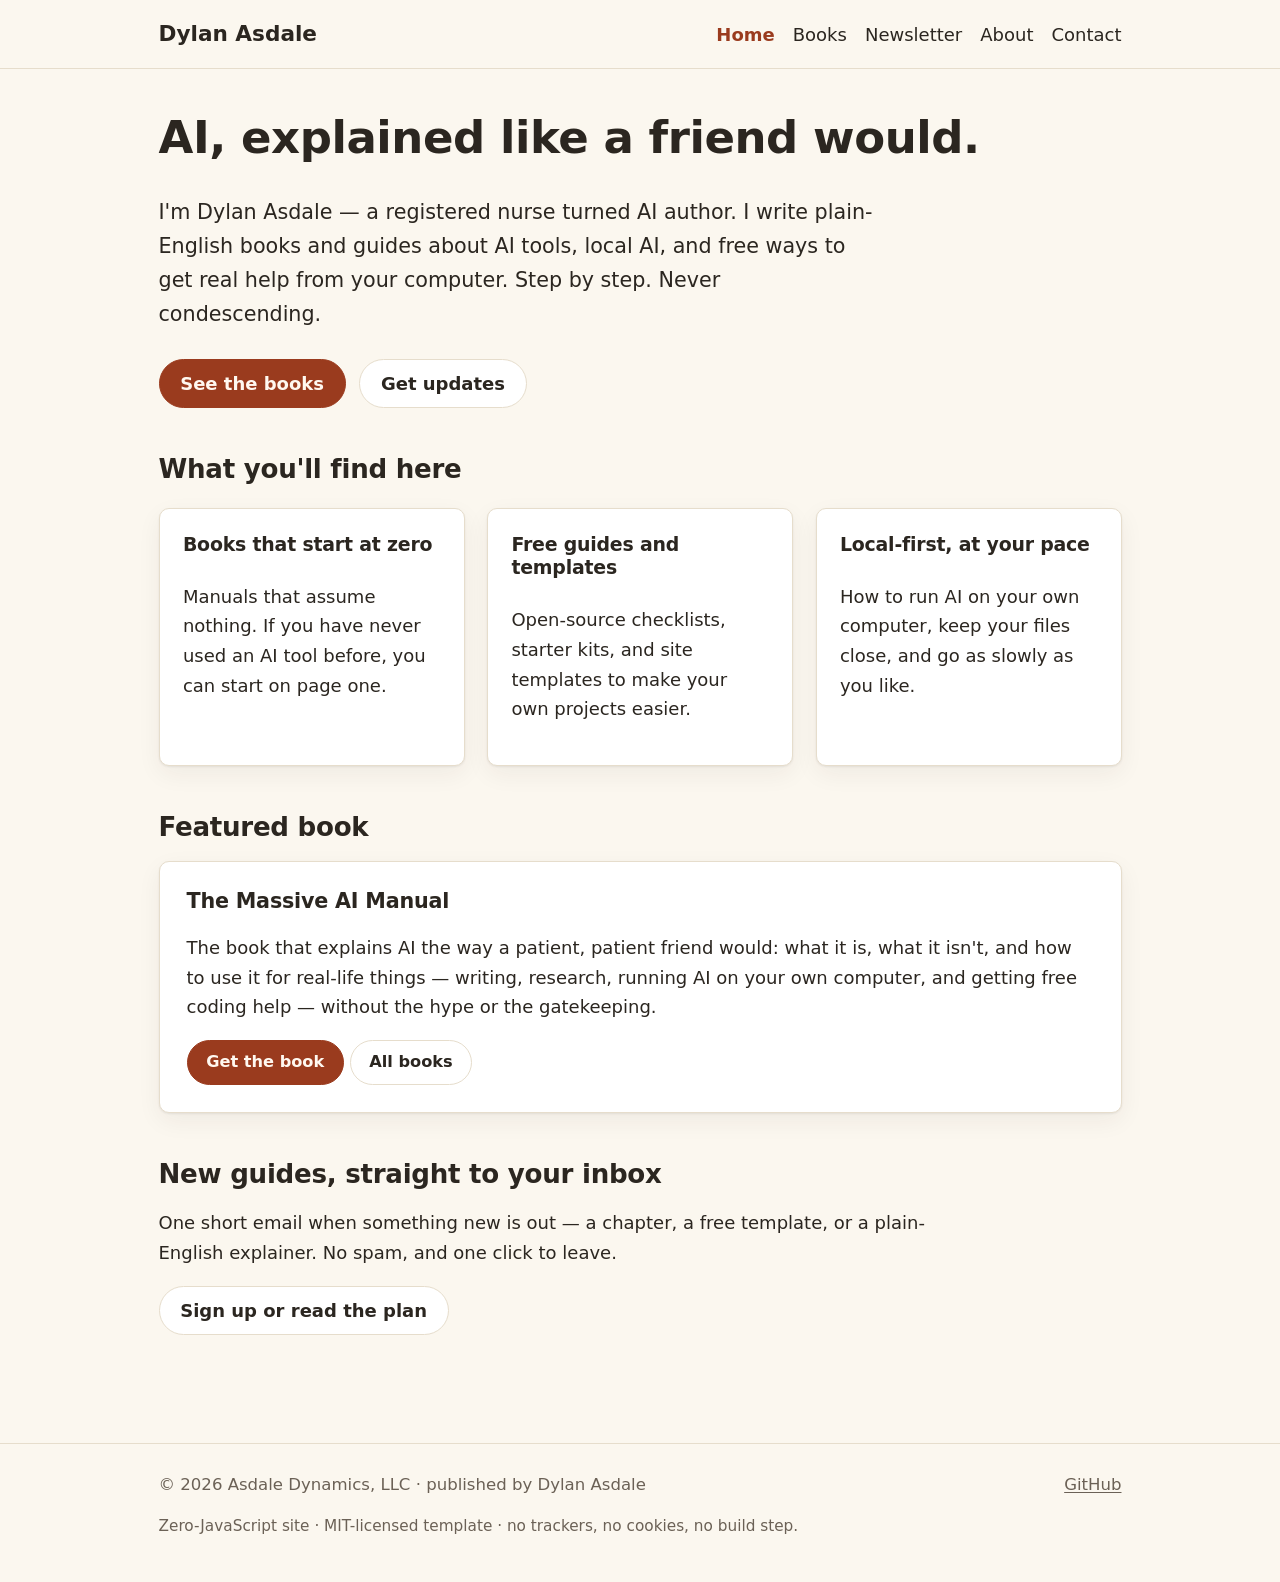
<file: index.html>
<!doctype html>
<html lang="en">
<head>
  <meta charset="utf-8">
  <meta name="viewport" content="width=device-width, initial-scale=1">
  <meta name="color-scheme" content="light dark">
  <meta name="theme-color" content="#fbf7ef" media="(prefers-color-scheme: light)">
  <meta name="theme-color" content="#231f19" media="(prefers-color-scheme: dark)">
  <meta name="description" content="Books and free guides that explain AI in plain English, step by step, never condescending. From Dylan Asdale and Asdale Dynamics, LLC.">
  <title>Dylan Asdale — AI explained like a friend would</title>
  <link rel="icon" href="data:image/svg+xml,%3Csvg%20xmlns='http://www.w3.org/2000/svg'%20viewBox='0%200%2064%2064'%3E%3Crect%20width='64'%20height='64'%20rx='12'%20fill='%239a3b1e'/%3E%3Cpath%20d='M14%2046%2032%2012l18%2034'%20fill='none'%20stroke='%23fff8f0'%20stroke-width='6'%20stroke-linecap='round'%20stroke-linejoin='round'/%3E%3Cpath%20d='M22%2046h20'%20stroke='%23fff8f0'%20stroke-width='6'%20stroke-linecap='round'/%3E%3C/svg%3E">
  <link rel="stylesheet" href="assets/style.css">
</head>
<body>
  <a class="skip" href="#main">Skip to main content</a>

  <header class="site-head">
    <div class="wrap wrap--wide">
      <p class="site-name"><a href="./">Dylan Asdale</a></p>
      <!-- EDIT: change the site name above. Keep nav links relative (no leading slash)
           so they work on both username.github.io and username.github.io/repo/ sites. -->
      <nav class="site-nav" aria-label="Main">
        <ul>
          <li><a href="./" aria-current="page">Home</a></li>
          <li><a href="books/">Books</a></li>
          <li><a href="newsletter/">Newsletter</a></li>
          <li><a href="about/">About</a></li>
          <li><a href="contact/">Contact</a></li>
        </ul>
      </nav>
    </div>
  </header>

  <main id="main" class="wrap wrap--wide">

    <section class="hero">
      <h1>AI, explained like a friend would.</h1>
      <p class="lede">
        I'm Dylan Asdale — a registered nurse turned AI author. I write plain-English books and
        guides about AI tools, local AI, and free ways to get real help from your computer.
        Step by step. Never condescending.
      </p>
      <p class="hero-actions">
        <a class="btn btn--strong" href="books/">See the books</a>
        <a class="btn" href="newsletter/">Get updates</a>
      </p>
    </section>

    <section>
      <h2>What you'll find here</h2>
      <ul class="points-grid">
        <li class="card">
          <h3>Books that start at zero</h3>
          <p>Manuals that assume nothing. If you have never used an AI tool before, you can start on page one.</p>
        </li>
        <li class="card">
          <h3>Free guides and templates</h3>
          <p>Open-source checklists, starter kits, and site templates to make your own projects easier.</p>
        </li>
        <li class="card">
          <h3>Local-first, at your pace</h3>
          <p>How to run AI on your own computer, keep your files close, and go as slowly as you like.</p>
        </li>
      </ul>
    </section>

    <section>
      <h2>Featured book</h2>
      <!-- BOOK SLOT: featured card. Replace the blurb, and see books/index.html for
           the buy-link slots. https://example.com below is a placeholder link. -->
      <div class="feature">
        <h3 style="margin-top:0;">The Massive AI Manual</h3>
        <p>
          The book that explains AI the way a patient, patient friend would: what it is, what it
          isn't, and how to use it for real-life things — writing, research, running AI on your own
          computer, and getting free coding help — without the hype or the gatekeeping.
        </p>
        <p class="buy">
          <a class="btn btn--strong" href="https://example.com/massive-ai-manual">Get the book</a>
          <a class="btn" href="books/">All books</a>
        </p>
      </div>
    </section>

    <section>
      <h2>New guides, straight to your inbox</h2>
      <p class="narrow">
        One short email when something new is out — a chapter, a free template, or a
        plain-English explainer. No spam, and one click to leave.
      </p>
      <p class="hero-actions" style="margin-top:1rem;">
        <a class="btn" href="newsletter/">Sign up or read the plan</a>
      </p>
    </section>

  </main>

  <footer class="site-foot">
    <div class="wrap wrap--wide">
      <!-- EDIT: replace the right side of this line with your own name or company. -->
      <span>© 2026 Asdale Dynamics, LLC · published by Dylan Asdale</span>
      <span><a href="https://github.com/dylanasdale">GitHub</a></span>
    </div>
    <p class="wrap wrap--wide fine">Zero-JavaScript site · MIT-licensed template · no trackers, no cookies, no build step.</p>
  </footer>
</body>
</html>
</file>
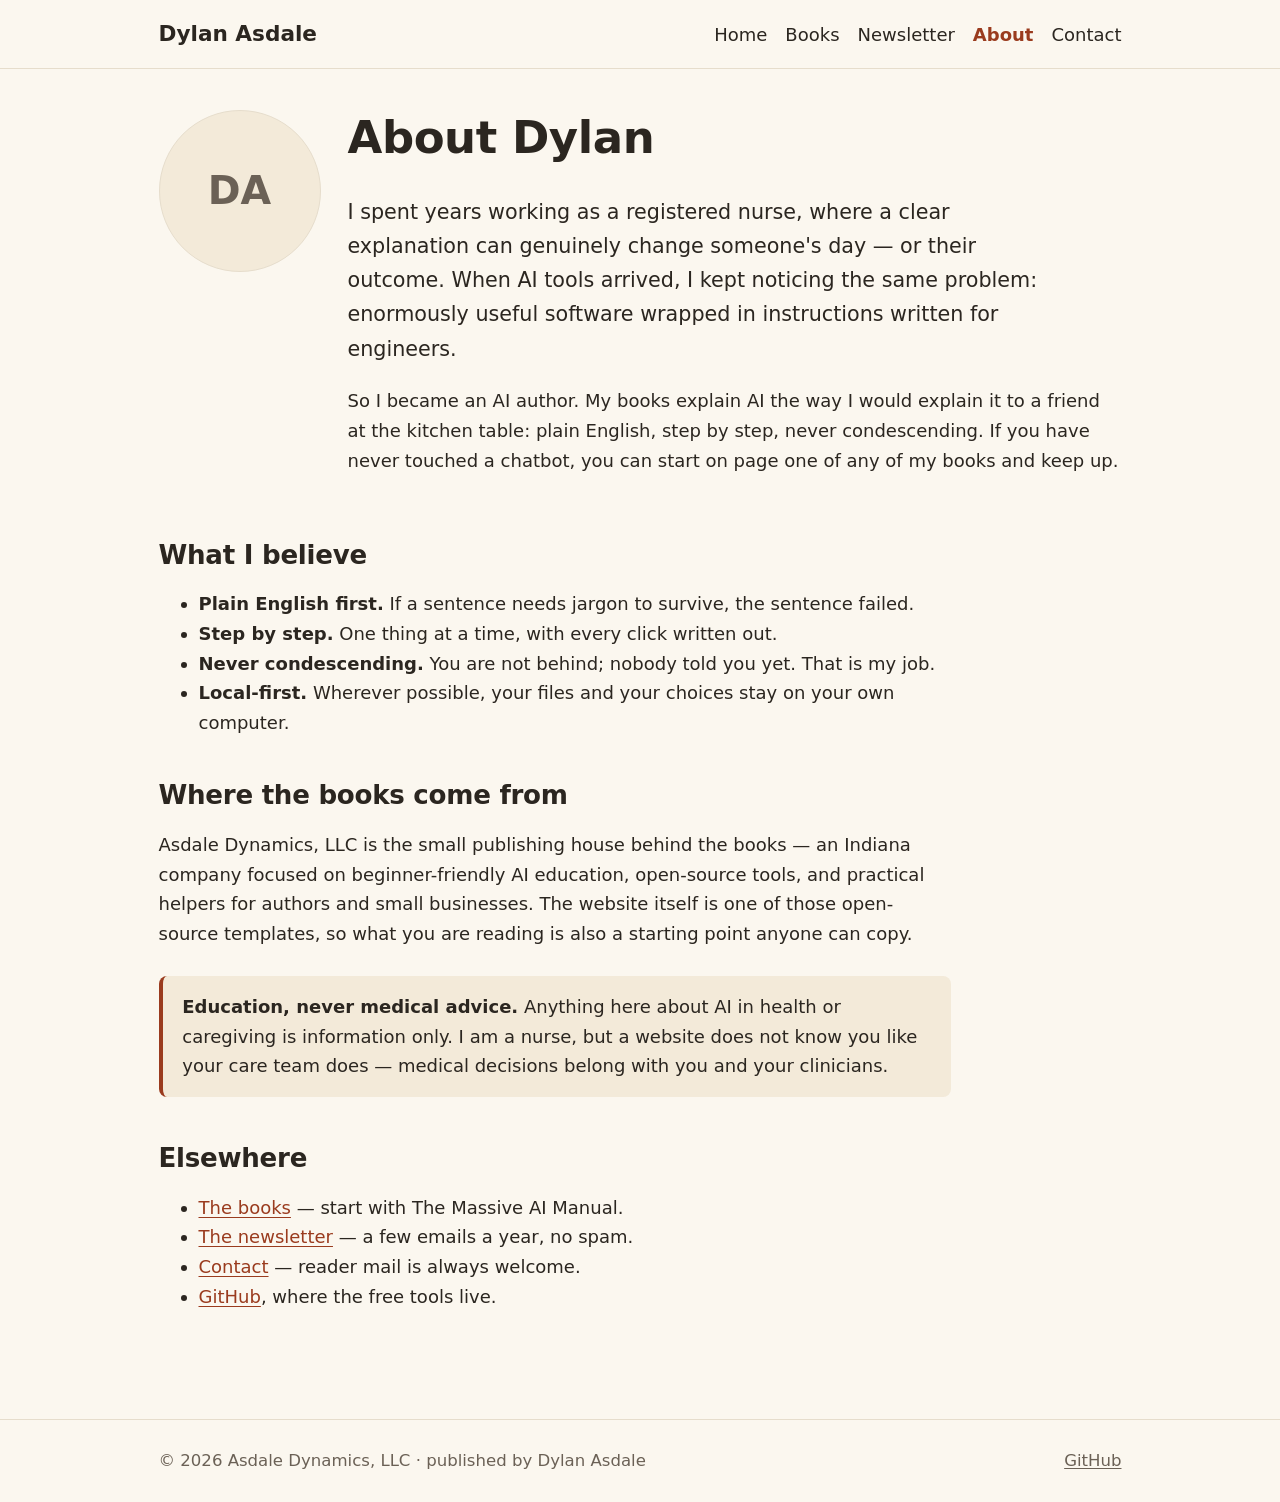
<file: about/index.html>
<!doctype html>
<html lang="en">
<head>
  <meta charset="utf-8">
  <meta name="viewport" content="width=device-width, initial-scale=1">
  <meta name="color-scheme" content="light dark">
  <meta name="theme-color" content="#fbf7ef" media="(prefers-color-scheme: light)">
  <meta name="theme-color" content="#231f19" media="(prefers-color-scheme: dark)">
  <meta name="description" content="About Dylan Asdale: registered nurse turned AI author, writing plain-English books about AI for absolute beginners.">
  <title>About — Dylan Asdale</title>
  <link rel="icon" href="data:image/svg+xml,%3Csvg%20xmlns='http://www.w3.org/2000/svg'%20viewBox='0%200%2064%2064'%3E%3Crect%20width='64'%20height='64'%20rx='12'%20fill='%239a3b1e'/%3E%3Cpath%20d='M14%2046%2032%2012l18%2034'%20fill='none'%20stroke='%23fff8f0'%20stroke-width='6'%20stroke-linecap='round'%20stroke-linejoin='round'/%3E%3Cpath%20d='M22%2046h20'%20stroke='%23fff8f0'%20stroke-width='6'%20stroke-linecap='round'/%3E%3C/svg%3E">
  <link rel="stylesheet" href="../assets/style.css">
</head>
<body>
  <a class="skip" href="#main">Skip to main content</a>

  <header class="site-head">
    <div class="wrap wrap--wide">
      <p class="site-name"><a href="../">Dylan Asdale</a></p>
      <!-- EDIT: subfolder page, so nav links start with ../ -->
      <nav class="site-nav" aria-label="Main">
        <ul>
          <li><a href="../">Home</a></li>
          <li><a href="../books/">Books</a></li>
          <li><a href="../newsletter/">Newsletter</a></li>
          <li><a href="./" aria-current="page">About</a></li>
          <li><a href="../contact/">Contact</a></li>
        </ul>
      </nav>
    </div>
  </header>

  <main id="main" class="wrap wrap--wide">

    <section class="about-row">
      <!-- EDIT: replace this placeholder with your photo, for example:
           <img class="portrait" src="portrait.jpg" alt="FRIENDLY PHOTO DESCRIPTION">
           Give the img a real alt text describing the photo. The placeholder below
           intentionally shows initials instead of a broken image. -->
      <div class="portrait" aria-hidden="true">DA</div>

      <div class="narrow" style="flex:1;">
        <h1>About Dylan</h1>
        <p class="lede">
          I spent years working as a registered nurse, where a clear explanation can genuinely
          change someone's day — or their outcome. When AI tools arrived, I kept noticing the
          same problem: enormously useful software wrapped in instructions written for engineers.
        </p>
        <p>
          So I became an AI author. My books explain AI the way I would explain it to a friend
          at the kitchen table: plain English, step by step, never condescending. If you have
          never touched a chatbot, you can start on page one of any of my books and keep up.
        </p>
      </div>
    </section>

    <section class="narrow">
      <h2>What I believe</h2>
      <ul>
        <li><strong>Plain English first.</strong> If a sentence needs jargon to survive, the sentence failed.</li>
        <li><strong>Step by step.</strong> One thing at a time, with every click written out.</li>
        <li><strong>Never condescending.</strong> You are not behind; nobody told you yet. That is my job.</li>
        <li><strong>Local-first.</strong> Wherever possible, your files and your choices stay on your own computer.</li>
      </ul>

      <h2>Where the books come from</h2>
      <p>
        Asdale Dynamics, LLC is the small publishing house behind the books — an Indiana company
        focused on beginner-friendly AI education, open-source tools, and practical helpers for
        authors and small businesses. The website itself is one of those open-source templates,
        so what you are reading is also a starting point anyone can copy.
      </p>

      <div class="callout">
        <strong>Education, never medical advice.</strong> Anything here about AI in health or
        caregiving is information only. I am a nurse, but a website does not know you like your
        care team does — medical decisions belong with you and your clinicians.
      </div>
    </section>

    <section class="narrow">
      <h2>Elsewhere</h2>
      <ul>
        <li><a href="../books/">The books</a> — start with The Massive AI Manual.</li>
        <li><a href="../newsletter/">The newsletter</a> — a few emails a year, no spam.</li>
        <li><a href="../contact/">Contact</a> — reader mail is always welcome.</li>
        <li><!-- EDIT: add more profiles by copying one of these lines and editing the URL and text. -->
            <a href="https://github.com/dylanasdale">GitHub</a>, where the free tools live.</li>
      </ul>
    </section>

  </main>

  <footer class="site-foot">
    <div class="wrap wrap--wide">
      <!-- EDIT: replace the right side of this line with your own name or company. -->
      <span>© 2026 Asdale Dynamics, LLC · published by Dylan Asdale</span>
      <span><a href="https://github.com/dylanasdale">GitHub</a></span>
    </div>
  </footer>
</body>
</html>
</file>
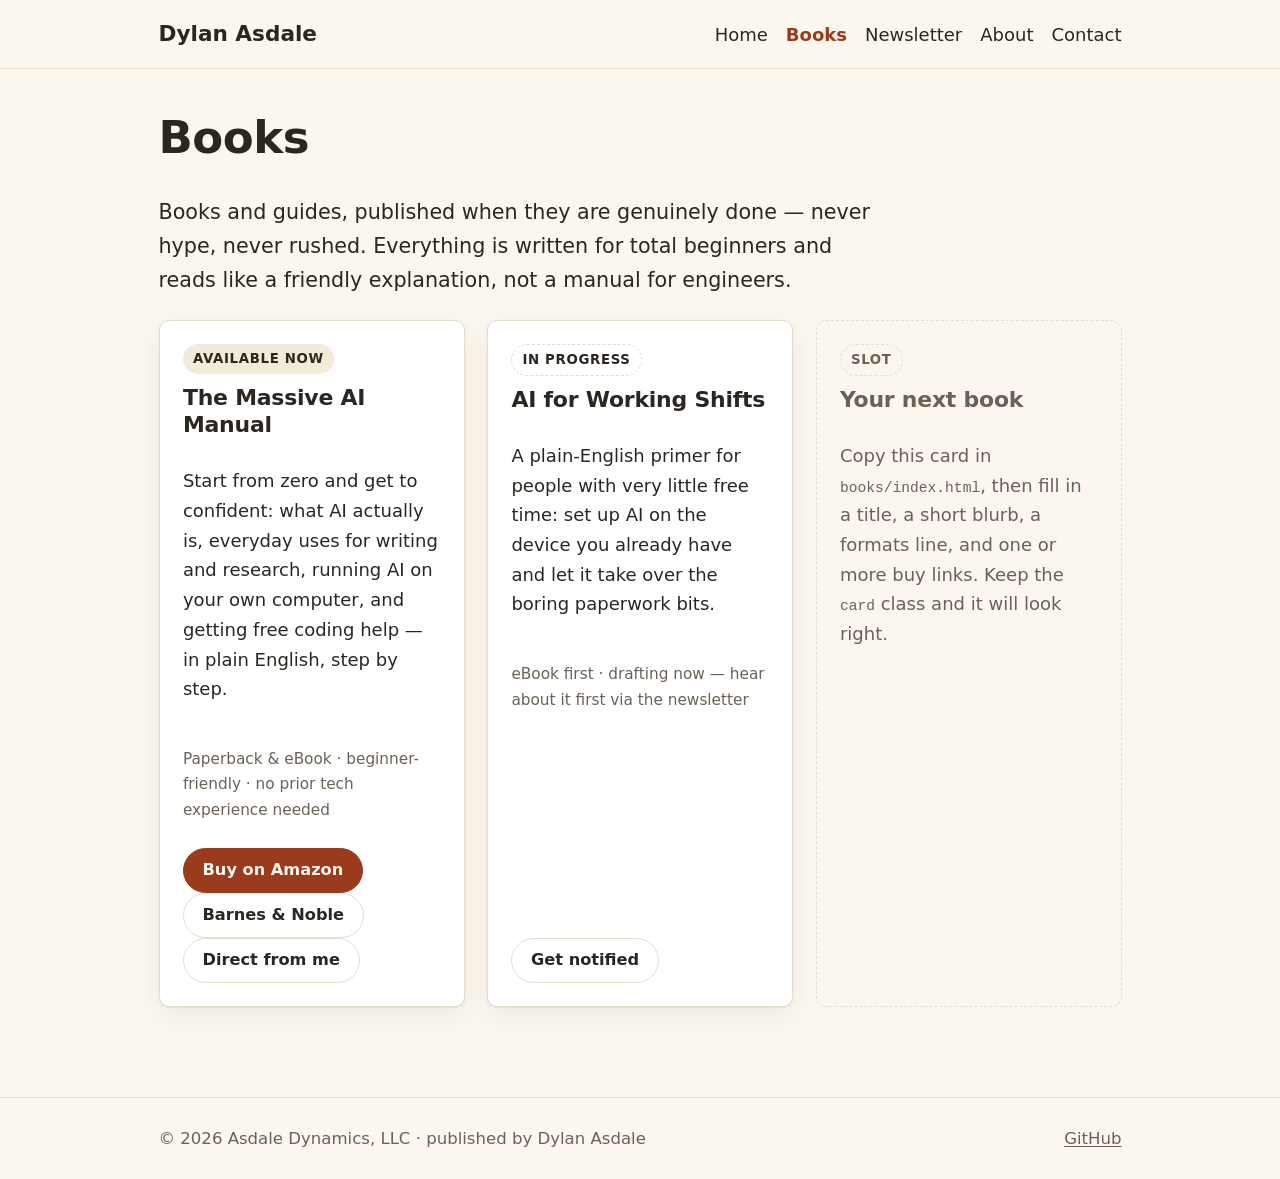
<file: books/index.html>
<!doctype html>
<html lang="en">
<head>
  <meta charset="utf-8">
  <meta name="viewport" content="width=device-width, initial-scale=1">
  <meta name="color-scheme" content="light dark">
  <meta name="theme-color" content="#fbf7ef" media="(prefers-color-scheme: light)">
  <meta name="theme-color" content="#231f19" media="(prefers-color-scheme: dark)">
  <meta name="description" content="Books by Dylan Asdale: beginner-friendly AI manuals in plain English. The Massive AI Manual and more.">
  <title>Books — Dylan Asdale</title>
  <link rel="icon" href="data:image/svg+xml,%3Csvg%20xmlns='http://www.w3.org/2000/svg'%20viewBox='0%200%2064%2064'%3E%3Crect%20width='64'%20height='64'%20rx='12'%20fill='%239a3b1e'/%3E%3Cpath%20d='M14%2046%2032%2012l18%2034'%20fill='none'%20stroke='%23fff8f0'%20stroke-width='6'%20stroke-linecap='round'%20stroke-linejoin='round'/%3E%3Cpath%20d='M22%2046h20'%20stroke='%23fff8f0'%20stroke-width='6'%20stroke-linecap='round'/%3E%3C/svg%3E">
  <link rel="stylesheet" href="../assets/style.css">
</head>
<body>
  <a class="skip" href="#main">Skip to main content</a>

  <header class="site-head">
    <div class="wrap wrap--wide">
      <p class="site-name"><a href="../">Dylan Asdale</a></p>
      <!-- EDIT: this page lives in a subfolder, so nav links start with ../ -->
      <nav class="site-nav" aria-label="Main">
        <ul>
          <li><a href="../">Home</a></li>
          <li><a href="./" aria-current="page">Books</a></li>
          <li><a href="../newsletter/">Newsletter</a></li>
          <li><a href="../about/">About</a></li>
          <li><a href="../contact/">Contact</a></li>
        </ul>
      </nav>
    </div>
  </header>

  <main id="main" class="wrap wrap--wide">

    <section>
      <h1>Books</h1>
      <p class="lede">
        Books and guides, published when they are genuinely done — never hype, never rushed.
        Everything is written for total beginners and reads like a friendly explanation, not a manual for engineers.
      </p>

      <!-- BOOK GRID
           Every card below is a pattern you can copy. Buy links currently point at
           https://example.com — they are SLOT placeholders, so swap in your real store URLs
           before you publish. Copy one of the <a class="btn"> lines inside .buy to add
           another store, or delete the lines you do not need. -->

      <ul class="book-grid">

        <li class="card">
          <p class="badge">Available now</p>
          <h2>The Massive AI Manual</h2>
          <p>
            Start from zero and get to confident: what AI actually is, everyday uses for writing
            and research, running AI on your own computer, and getting free coding help —
            in plain English, step by step.
          </p>
          <p class="fine">Paperback & eBook · beginner-friendly · no prior tech experience needed</p>
          <!-- BUY-LINK SLOT: replace these example.com URLs with your real store links. -->
          <p class="buy">
            <a class="btn btn--strong" href="https://example.com/massive-ai-manual-amazon">Buy on Amazon</a>
            <a class="btn" href="https://example.com/massive-ai-manual-bn">Barnes & Noble</a>
            <a class="btn" href="https://example.com/massive-ai-manual-direct">Direct from me</a>
          </p>
        </li>

        <!-- EXAMPLE CARD: this one shows an in-progress book. Replace or delete it. -->
        <li class="card">
          <p class="badge badge--soon">In progress</p>
          <h2>AI for Working Shifts</h2>
          <p>
            A plain-English primer for people with very little free time: set up AI on the device
            you already have and let it take over the boring paperwork bits.
          </p>
          <p class="fine">eBook first · drafting now — hear about it first via the newsletter</p>
          <p class="buy">
            <a class="btn" href="../newsletter/">Get notified</a>
          </p>
        </li>

        <!-- SLOT CARD: copy this card and fill it in when your next book is ready.
             A deleted slot card is fine too — the grid wraps around however many cards remain. -->
        <li class="card slot-card">
          <p class="badge badge--soon">Slot</p>
          <h2>Your next book</h2>
          <p>
            Copy this card in <code>books/index.html</code>, then fill in a title, a short blurb,
            a formats line, and one or more buy links. Keep the <code>card</code> class and it
            will look right.
          </p>
        </li>

      </ul>
    </section>

  </main>

  <footer class="site-foot">
    <div class="wrap wrap--wide">
      <!-- EDIT: replace the right side of this line with your own name or company. -->
      <span>© 2026 Asdale Dynamics, LLC · published by Dylan Asdale</span>
      <span><a href="https://github.com/dylanasdale">GitHub</a></span>
    </div>
  </footer>
</body>
</html>
</file>
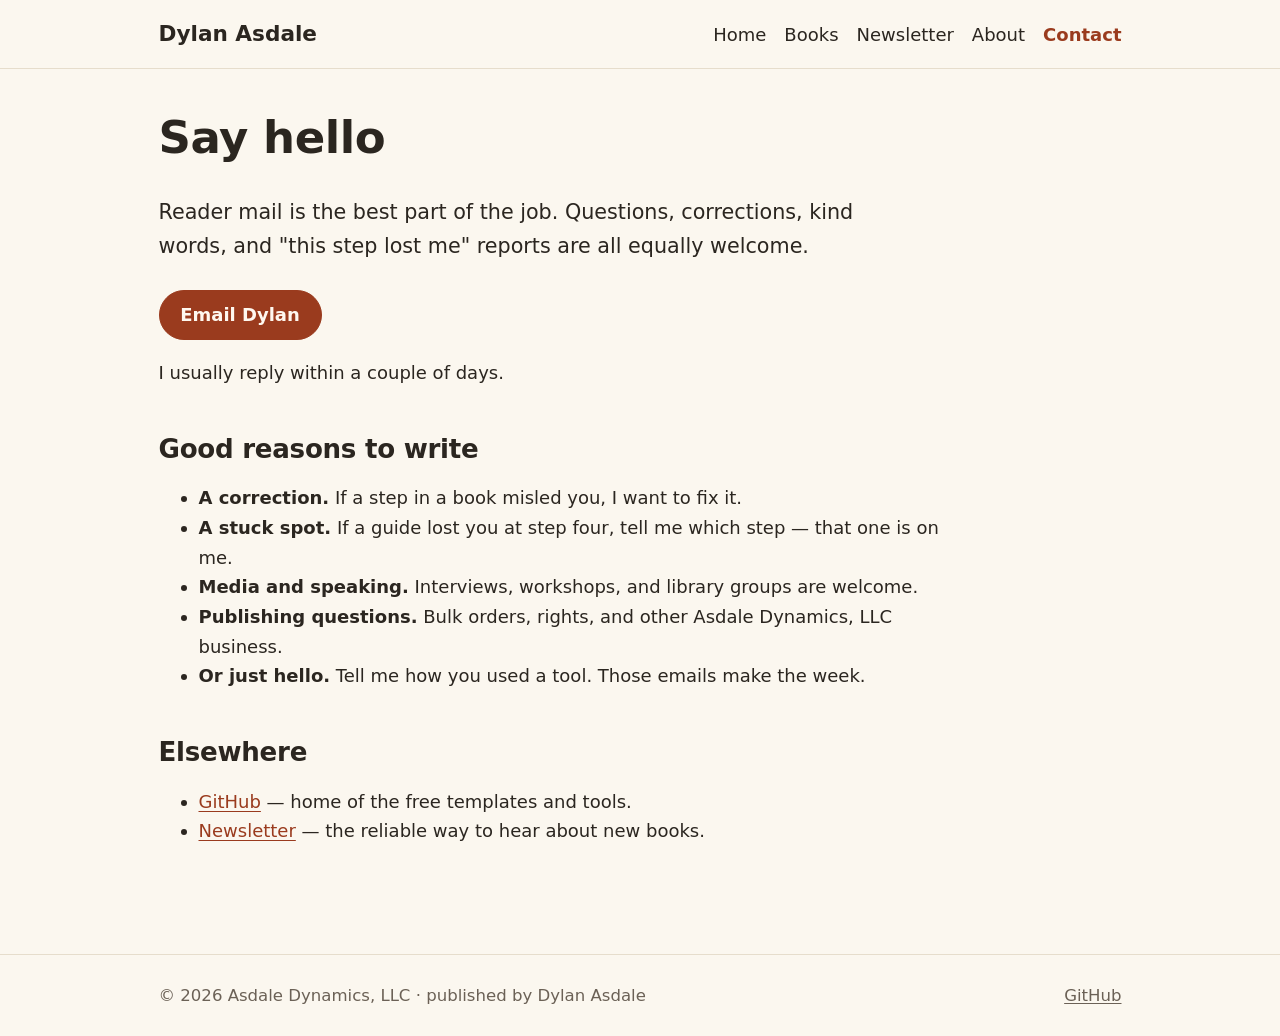
<file: contact/index.html>
<!doctype html>
<html lang="en">
<head>
  <meta charset="utf-8">
  <meta name="viewport" content="width=device-width, initial-scale=1">
  <meta name="color-scheme" content="light dark">
  <meta name="theme-color" content="#fbf7ef" media="(prefers-color-scheme: light)">
  <meta name="theme-color" content="#231f19" media="(prefers-color-scheme: dark)">
  <meta name="description" content="Contact Dylan Asdale: reader mail, corrections, media, and publishing questions are all welcome.">
  <title>Contact — Dylan Asdale</title>
  <link rel="icon" href="data:image/svg+xml,%3Csvg%20xmlns='http://www.w3.org/2000/svg'%20viewBox='0%200%2064%2064'%3E%3Crect%20width='64'%20height='64'%20rx='12'%20fill='%239a3b1e'/%3E%3Cpath%20d='M14%2046%2032%2012l18%2034'%20fill='none'%20stroke='%23fff8f0'%20stroke-width='6'%20stroke-linecap='round'%20stroke-linejoin='round'/%3E%3Cpath%20d='M22%2046h20'%20stroke='%23fff8f0'%20stroke-width='6'%20stroke-linecap='round'/%3E%3C/svg%3E">
  <link rel="stylesheet" href="../assets/style.css">
</head>
<body>
  <a class="skip" href="#main">Skip to main content</a>

  <header class="site-head">
    <div class="wrap wrap--wide">
      <p class="site-name"><a href="../">Dylan Asdale</a></p>
      <!-- EDIT: subfolder page, so nav links start with ../ -->
      <nav class="site-nav" aria-label="Main">
        <ul>
          <li><a href="../">Home</a></li>
          <li><a href="../books/">Books</a></li>
          <li><a href="../newsletter/">Newsletter</a></li>
          <li><a href="../about/">About</a></li>
          <li><a href="./" aria-current="page">Contact</a></li>
        </ul>
      </nav>
    </div>
  </header>

  <main id="main" class="wrap wrap--wide">

    <section class="narrow">
      <h1>Say hello</h1>
      <p class="lede">
        Reader mail is the best part of the job. Questions, corrections, kind words,
        and "this step lost me" reports are all equally welcome.
      </p>

      <!-- EDIT: EMAIL SLOT — replace hello@example.com with your real address
           in the two places it appears on this page (button and link below). -->
      <p class="hero-actions" style="margin-top:1.5rem;">
        <a class="btn btn--strong" href="mailto:hello@example.com">Email Dylan</a>
      </p>
      <p>I usually reply within a couple of days.</p>
    </section>

    <section class="narrow">
      <h2>Good reasons to write</h2>
      <ul>
        <li><strong>A correction.</strong> If a step in a book misled you, I want to fix it.</li>
        <li><strong>A stuck spot.</strong> If a guide lost you at step four, tell me which step — that one is on me.</li>
        <li><strong>Media and speaking.</strong> Interviews, workshops, and library groups are welcome.</li>
        <li><strong>Publishing questions.</strong> Bulk orders, rights, and other Asdale Dynamics, LLC business.</li>
        <li><strong>Or just hello.</strong> Tell me how you used a tool. Those emails make the week.</li>
      </ul>
    </section>

    <section class="narrow">
      <h2>Elsewhere</h2>
      <ul>
        <li><a href="https://github.com/dylanasdale">GitHub</a> — home of the free templates and tools.</li>
        <li><a href="../newsletter/">Newsletter</a> — the reliable way to hear about new books.</li>
        <!-- EDIT: copy one of these lines to add more profiles (Substack, bookstore page, LinkedIn, ...).
             Prefer https:// URLs; this site deliberately runs without JavaScript or trackers. -->
      </ul>
    </section>

  </main>

  <footer class="site-foot">
    <div class="wrap wrap--wide">
      <!-- EDIT: replace the right side of this line with your own name or company. -->
      <span>© 2026 Asdale Dynamics, LLC · published by Dylan Asdale</span>
      <span><a href="https://github.com/dylanasdale">GitHub</a></span>
    </div>
  </footer>
</body>
</html>
</file>
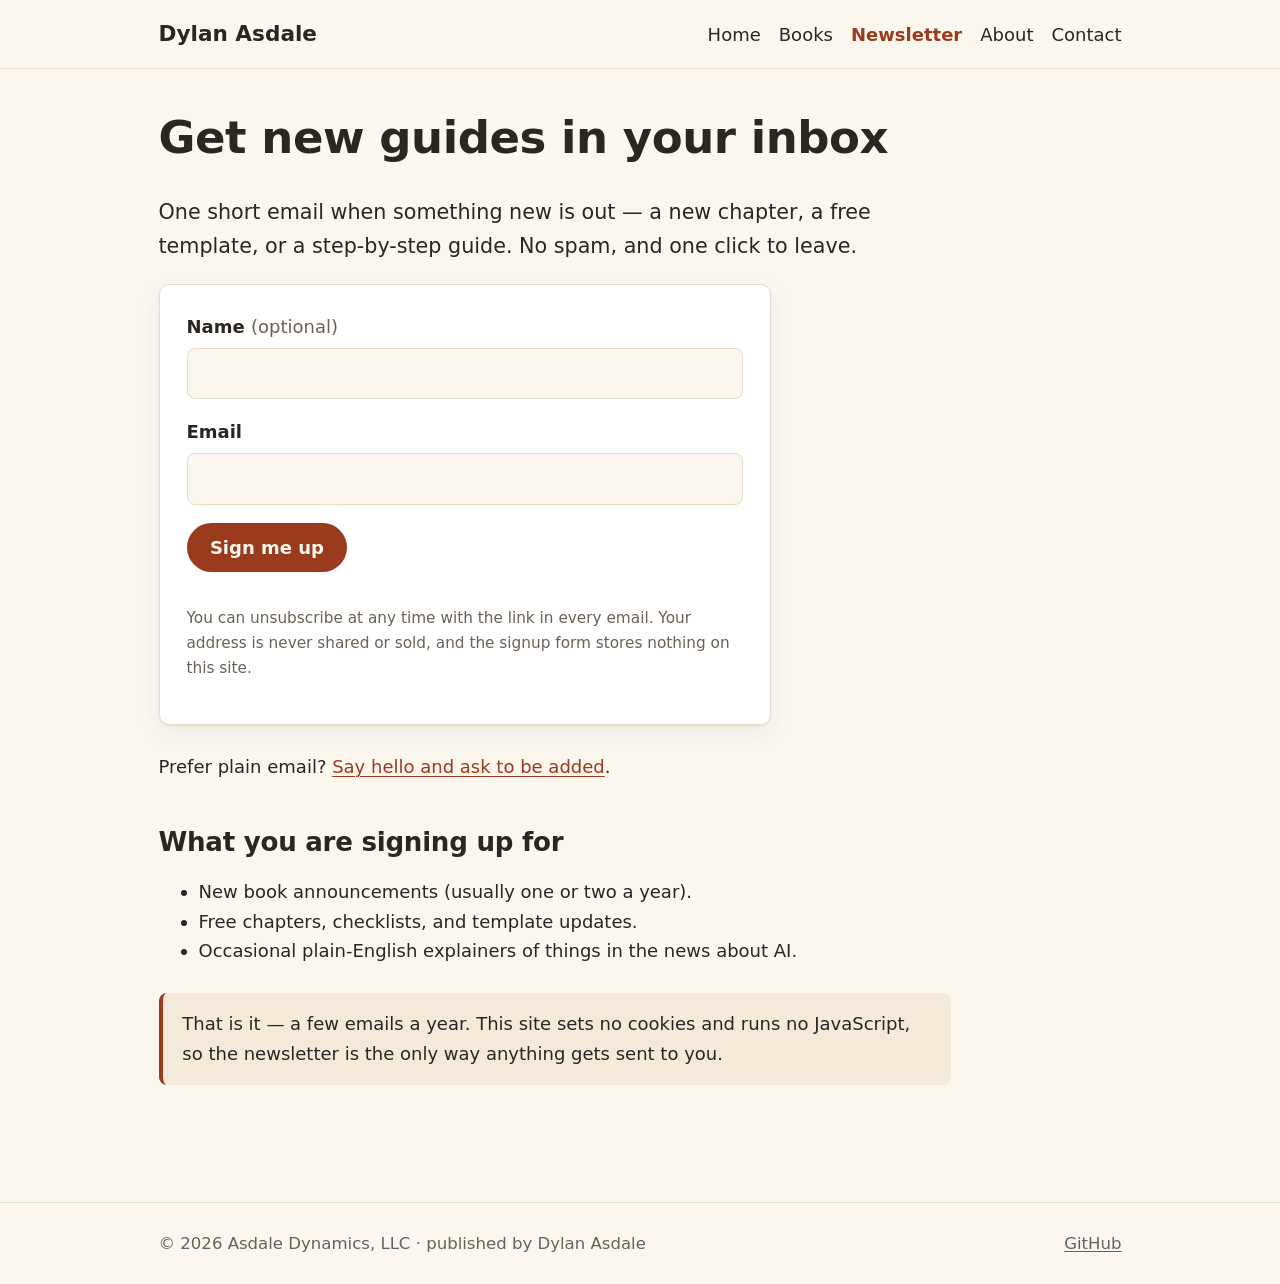
<file: newsletter/index.html>
<!doctype html>
<html lang="en">
<head>
  <meta charset="utf-8">
  <meta name="viewport" content="width=device-width, initial-scale=1">
  <meta name="color-scheme" content="light dark">
  <meta name="theme-color" content="#fbf7ef" media="(prefers-color-scheme: light)">
  <meta name="theme-color" content="#231f19" media="(prefers-color-scheme: dark)">
  <meta name="description" content="Get an email when Dylan Asdale publishes a new book, chapter, or free guide. Plain-English AI education, no spam.">
  <title>Newsletter — Dylan Asdale</title>
  <link rel="icon" href="data:image/svg+xml,%3Csvg%20xmlns='http://www.w3.org/2000/svg'%20viewBox='0%200%2064%2064'%3E%3Crect%20width='64'%20height='64'%20rx='12'%20fill='%239a3b1e'/%3E%3Cpath%20d='M14%2046%2032%2012l18%2034'%20fill='none'%20stroke='%23fff8f0'%20stroke-width='6'%20stroke-linecap='round'%20stroke-linejoin='round'/%3E%3Cpath%20d='M22%2046h20'%20stroke='%23fff8f0'%20stroke-width='6'%20stroke-linecap='round'/%3E%3C/svg%3E">
  <link rel="stylesheet" href="../assets/style.css">
</head>
<body>
  <a class="skip" href="#main">Skip to main content</a>

  <header class="site-head">
    <div class="wrap wrap--wide">
      <p class="site-name"><a href="../">Dylan Asdale</a></p>
      <!-- EDIT: subfolder page, so nav links start with ../ -->
      <nav class="site-nav" aria-label="Main">
        <ul>
          <li><a href="../">Home</a></li>
          <li><a href="../books/">Books</a></li>
          <li><a href="./" aria-current="page">Newsletter</a></li>
          <li><a href="../about/">About</a></li>
          <li><a href="../contact/">Contact</a></li>
        </ul>
      </nav>
    </div>
  </header>

  <main id="main" class="wrap wrap--wide">

    <section>
      <h1>Get new guides in your inbox</h1>
      <p class="lede">
        One short email when something new is out — a new chapter, a free template, or a
        step-by-step guide. No spam, and one click to leave.
      </p>

      <!-- NEWSLETTER SIGNUP PLACEHOLDER
           This is a plain HTML form (no JavaScript, by design). Point its action
           attribute at your email provider's subscribe endpoint — any service that
           accepts a standard POST works, e.g. Buttondown, ConvertKit/Kit,
           Mailchimp, Formspree, or a self-hosted listmonk. Until you replace it,
           the action below is a placeholder and the form will not deliver mail.
           Wire it up before you announce this page. -->
      <form class="form" action="https://example.com/signup" method="post">
        <div class="field">
          <label for="nl-name">Name <span class="optional">(optional)</span></label>
          <input id="nl-name" name="name" type="text" autocomplete="name">
        </div>
        <div class="field">
          <label for="nl-email">Email</label>
          <input id="nl-email" name="email" type="email" autocomplete="email" required>
        </div>
        <button class="btn btn--strong" type="submit">Sign me up</button>
        <p class="fine">
          You can unsubscribe at any time with the link in every email.
          Your address is never shared or sold, and the signup form stores nothing on this site.
        </p>
      </form>

      <p style="margin-top:1.5rem;">
        Prefer plain email? <a href="mailto:hello@example.com">Say hello and ask to be added</a>.
        <!-- EDIT: replace hello@example.com with your real address here and on the contact page. -->
      </p>
    </section>

    <section>
      <h2>What you are signing up for</h2>
      <ul class="narrow">
        <li>New book announcements (usually one or two a year).</li>
        <li>Free chapters, checklists, and template updates.</li>
        <li>Occasional plain-English explainers of things in the news about AI.</li>
      </ul>
      <p class="callout narrow">
        That is it — a few emails a year. This site sets no cookies and runs no JavaScript,
        so the newsletter is the only way anything gets sent to you.
      </p>
    </section>

  </main>

  <footer class="site-foot">
    <div class="wrap wrap--wide">
      <!-- EDIT: replace the right side of this line with your own name or company. -->
      <span>© 2026 Asdale Dynamics, LLC · published by Dylan Asdale</span>
      <span><a href="https://github.com/dylanasdale">GitHub</a></span>
    </div>
  </footer>
</body>
</html>
</file>
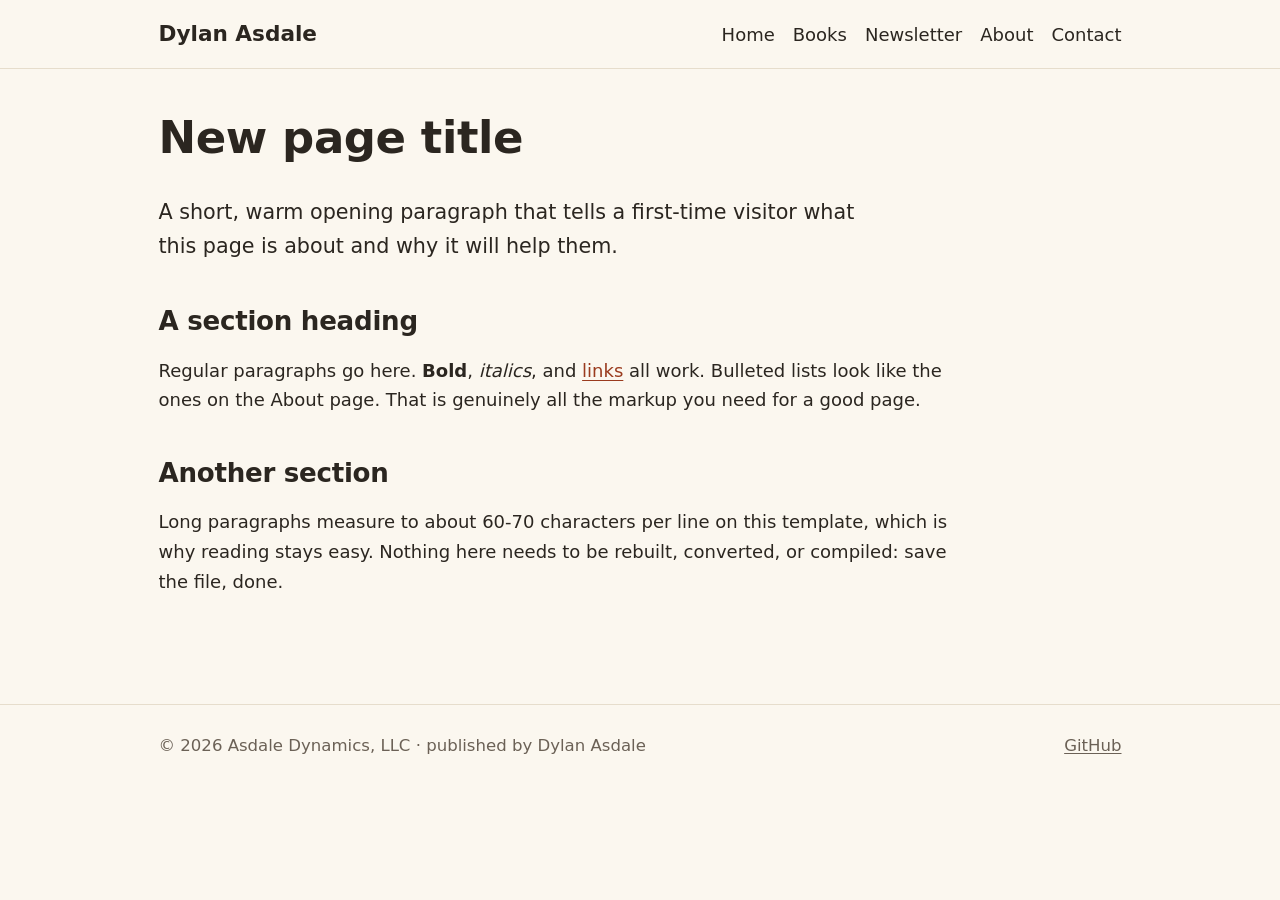
<file: page-template.html>
<!doctype html>
<!--
  PAGE TEMPLATE — buildless editing (there is no build system, this HTML is the site)

  HOW TO USE:
  1. Copy this file. Rename the copy to your page's name.
     - Simple page:         my-new-page.html          (reachable at /my-new-page.html)
     - Clean URL (nicer):   my-new-page/index.html    (reachable at /my-new-page/)
  2. If the new page lives in THIS folder, links work exactly as written.
     If it lives in a subfolder (my-new-page/index.html), change links like this:
       - "assets/style.css"  becomes  "../assets/style.css"
       - "books/"            becomes  "../books/"
       - href="./"           becomes  href="../"
  3. Search the file for "EDIT:" and fill every slot. That is the whole system.

  RULES THAT KEEP IT PASSING CHECKS:
  * Keep all internal links RELATIVE (never start with "/"). Relative links work
    on both username.github.io and username.github.io/repo/ project sites.
  * Keep exactly one <h1> per page and an id="main" on the <main> tag.
  * Every <img> needs alt text. Run: python3 scripts/check_links.py
-->
<html lang="en">
<head>
  <meta charset="utf-8">
  <meta name="viewport" content="width=device-width, initial-scale=1">
  <meta name="color-scheme" content="light dark">
  <meta name="theme-color" content="#fbf7ef" media="(prefers-color-scheme: light)">
  <meta name="theme-color" content="#231f19" media="(prefers-color-scheme: dark)">
  <!-- EDIT: description shown in search results, one clear sentence about this page. -->
  <meta name="description" content="Edit this sentence: a one-line description of this page.">
  <!-- EDIT: page title, format "Page name — Site name". Shows in browser tabs and search. -->
  <title>New page — edit me</title>
  <link rel="icon" href="data:image/svg+xml,%3Csvg%20xmlns='http://www.w3.org/2000/svg'%20viewBox='0%200%2064%2064'%3E%3Crect%20width='64'%20height='64'%20rx='12'%20fill='%239a3b1e'/%3E%3Cpath%20d='M14%2046%2032%2012l18%2034'%20fill='none'%20stroke='%23fff8f0'%20stroke-width='6'%20stroke-linecap='round'%20stroke-linejoin='round'/%3E%3Cpath%20d='M22%2046h20'%20stroke='%23fff8f0'%20stroke-width='6'%20stroke-linecap='round'/%3E%3C/svg%3E">
  <link rel="stylesheet" href="assets/style.css">
</head>
<body>
  <a class="skip" href="#main">Skip to main content</a>

  <header class="site-head">
    <div class="wrap wrap--wide">
      <!-- EDIT: your site name. -->
      <p class="site-name"><a href="./">Dylan Asdale</a></p>
      <nav class="site-nav" aria-label="Main">
        <ul>
          <!-- EDIT: copied pages keep this nav; no aria-current here since this is a
               generic page. On your own pages, move aria-current="page" to the nav
               entry that matches the page you are viewing (see other pages). -->
          <li><a href="./">Home</a></li>
          <li><a href="books/">Books</a></li>
          <li><a href="newsletter/">Newsletter</a></li>
          <li><a href="about/">About</a></li>
          <li><a href="contact/">Contact</a></li>
        </ul>
      </nav>
    </div>
  </header>

  <main id="main" class="wrap wrap--wide">

    <section class="narrow">
      <!-- EDIT: change ALL of the text below. One h1 per page, then h2 sections. -->
      <h1>New page title</h1>
      <p class="lede">
        A short, warm opening paragraph that tells a first-time visitor what this page is
        about and why it will help them.
      </p>

      <h2>A section heading</h2>
      <p>
        Regular paragraphs go here. <strong>Bold</strong>, <em>italics</em>, and
        <a href="index.html">links</a> all work. Bulleted lists look like the ones on the
        About page. That is genuinely all the markup you need for a good page.
      </p>

      <h2>Another section</h2>
      <p>
        Long paragraphs measure to about 60-70 characters per line on this template,
        which is why reading stays easy. Nothing here needs to be rebuilt, converted,
        or compiled: save the file, done.
      </p>

      <!-- EDIT: images, if you add them, always need alt text:
           <img src="screenshot.png" alt="WHAT THE IMAGE ACTUALLY SHOWS">
           Put the image file next to this page (or in assets/), then run
           python3 scripts/check_links.py to confirm the path is right. -->
    </section>

  </main>

  <footer class="site-foot">
    <div class="wrap wrap--wide">
      <!-- EDIT: replace the right side of this line with your own name or company. -->
      <span>© 2026 Asdale Dynamics, LLC · published by Dylan Asdale</span>
      <span><a href="https://github.com/dylanasdale">GitHub</a></span>
    </div>
  </footer>
</body>
</html>
</file>
<file: assets/style.css>
/*
  author-site-starter-template — one shared stylesheet, no build step.
  MIT License, Copyright (c) 2026 Asdale Dynamics, LLC.

  DESIGN KNOBS (the ones you are most likely to want):
  * Overall text size: the font-size line in :root below (large-print friendly
    by default). 112.5% = ~18px body text. Try 125% or 150% for big-print.
  * Colors: the CSS variables in :root, duplicated for dark mode just beneath.
  Everything else changes at your own risk, but it is all plain CSS.
*/

/* --------------------------------------------------------------- tokens -- */

:root {
  font-size: 112.5%; /* Small knob, big effect: 112.5% ~ 18px. 125% or 150% for large print. */

  --paper: #fbf7ef;      /* warm cream background */
  --surface: #ffffff;    /* cards, inputs, panels */
  --ink: #2b2620;        /* soft, printerly near-black text */
  --muted: #6b6156;      /* secondary text */
  --accent: #9a3b1e;     /* terracotta: links, emphasis, primary buttons */
  --accent-ink: #fff8f0; /* text on top of --accent */
  --line: #e6ddcc;       /* hairline borders */
  --tag: #f3ead9;        /* badges, chips, soft fills */

  --radius: 10px;
  --shadow: 0 1px 2px rgba(43, 38, 32, 0.08), 0 8px 24px rgba(43, 38, 32, 0.06);
}

@media (prefers-color-scheme: dark) {
  :root {
    --paper: #231f19;
    --surface: #2c2822;
    --ink: #f0e9dc;
    --muted: #b7ac9a;
    --accent: #ec9368;
    --accent-ink: #2b2620;
    --line: #454034;
    --tag: #37322a;
    --shadow: 0 1px 2px rgba(0, 0, 0, 0.4), 0 8px 24px rgba(0, 0, 0, 0.25);
  }
}

/* ---------------------------------------------------------------- reset -- */

*, *::before, *::after { box-sizing: border-box; }

html { scroll-behavior: smooth; }

body {
  margin: 0;
  background: var(--paper);
  color: var(--ink);
  font-family: system-ui, -apple-system, "Segoe UI", Roboto, "Helvetica Neue", Arial, sans-serif;
  line-height: 1.65;
  text-rendering: optimizeLegibility;
  -webkit-text-size-adjust: 100%;
}

img, video { max-width: 100%; height: auto; }

button, input, select, textarea { font: inherit; }

/* ------------------------------------------------------------------ type -- */

h1, h2, h3, h4 { line-height: 1.25; letter-spacing: -0.01em; margin: 0 0 0.65em; }

h1 { font-size: clamp(1.8rem, 1.4rem + 2vw, 2.5rem); }
h2 { font-size: 1.45rem; margin-top: 1.6em; }
h3 { font-size: 1.15rem; margin-top: 1.4em; }

a { color: var(--accent); text-decoration-thickness: from-font; text-underline-offset: 0.15em; }
a:hover { text-decoration-thickness: 0.1em; }

.wrap { max-width: 44rem; margin-inline: auto; padding-inline: 1.25rem; }
.wrap--wide { max-width: 56rem; }

.lede { font-size: 1.15rem; max-width: 40rem; }

.fine { color: var(--muted); font-size: 0.85rem; }

.muted { color: var(--muted); }

.narrow { max-width: 44rem; }

/* ------------------------------------------------------------- structure -- */

.skip {
  position: absolute;
  inset-inline-start: 1rem;
  top: -3.5rem;
  background: var(--ink);
  color: var(--paper);
  padding: 0.55rem 1rem;
  border-radius: 0 0 8px 8px;
  z-index: 10;
  text-decoration: none;
}

.skip:focus { top: 0; }

.site-head {
  border-bottom: 1px solid var(--line);
  padding-block: 0.9rem;
}

.site-head .wrap--wide {
  display: flex;
  flex-wrap: wrap;
  align-items: baseline;
  justify-content: space-between;
  gap: 0.5rem 1.5rem;
}

.site-name { margin: 0; font-weight: 800; font-size: 1.2rem; }
.site-name a { color: var(--ink); text-decoration: none; }

.site-nav ul {
  list-style: none;
  display: flex;
  flex-wrap: wrap;
  gap: 0.35rem 1rem;
  margin: 0;
  padding: 0;
}

.site-nav a { color: var(--ink); text-decoration: none; }
.site-nav a:hover { color: var(--accent); text-decoration: underline; }
.site-nav a[aria-current="page"] { color: var(--accent); font-weight: 700; }

main { padding-block: 2.25rem 3rem; }

main section + section { margin-top: 2.5rem; }

.site-foot {
  border-top: 1px solid var(--line);
  margin-top: 2rem;
  padding-block: 1.5rem;
  color: var(--muted);
  font-size: 0.92rem;
}

.site-foot a { color: inherit; }

.site-foot .wrap--wide {
  display: flex;
  flex-wrap: wrap;
  justify-content: space-between;
  gap: 0.5rem 1.5rem;
}

/* -------------------------------------------------------------- buttons -- */

.btn {
  display: inline-block;
  padding: 0.5em 1.15em;
  border: 1.5px solid var(--line);
  border-radius: 999px;
  background: var(--surface);
  color: var(--ink);
  text-decoration: none;
  font-weight: 600;
}

.btn:hover { border-color: var(--muted); }

.btn--strong {
  background: var(--accent);
  border-color: var(--accent);
  color: var(--accent-ink);
}

.btn--strong:hover { filter: brightness(1.06); }

.hero-actions { display: flex; flex-wrap: wrap; gap: 0.75rem; margin-top: 1.5rem; }

/* ----------------------------------------------------------------- cards -- */

.book-grid, .points-grid {
  display: grid;
  gap: 1.25rem;
  grid-template-columns: repeat(auto-fill, minmax(16.5rem, 1fr));
  list-style: none;
  padding: 0;
  margin: 1.25rem 0 0;
}

.card {
  background: var(--surface);
  border: 1px solid var(--line);
  border-radius: var(--radius);
  box-shadow: var(--shadow);
  padding: 1.3rem;
  display: flex;
  flex-direction: column;
  gap: 0.55rem;
}

.card h2, .card h3 { margin: 0; font-size: 1.22rem; }

.badge {
  align-self: flex-start;
  font-size: 0.74rem;
  font-weight: 700;
  letter-spacing: 0.05em;
  text-transform: uppercase;
  background: var(--tag);
  padding: 0.28em 0.75em;
  border-radius: 999px;
  margin: 0;
}

.badge--soon { background: transparent; border: 1.5px dashed var(--line); }

.buy { flex-wrap: wrap; gap: 0.6rem; margin: 0.5rem 0 0; margin-top: auto; padding: 0; }
.buy .btn { font-size: 0.9rem; }

.slot-card {
  border: 1.5px dashed var(--line);
  box-shadow: none;
  background: transparent;
  color: var(--muted);
}

.slot-card h2, .slot-card h3 { color: var(--muted); }

.points-grid .card { gap: 0.4rem; }
.points-grid .card h3 { font-size: 1.05rem; margin: 0; }

.feature {
  background: var(--surface);
  border: 1px solid var(--line);
  border-radius: var(--radius);
  box-shadow: var(--shadow);
  padding: 1.5rem;
}

.feature h2 { margin-top: 0; }

/* --------------------------------------------------------------- extras -- */

.callout {
  border-inline-start: 4px solid var(--accent);
  background: var(--tag);
  padding: 0.9rem 1.1rem;
  border-radius: 8px;
  margin: 1.5rem 0;
}

.portrait {
  width: 9rem;
  height: 9rem;
  border-radius: 50%;
  background: var(--tag);
  border: 1px solid var(--line);
  display: grid;
  place-items: center;
  font-size: 2.2rem;
  font-weight: 700;
  color: var(--muted);
  flex: none;
}

.about-row {
  display: flex;
  flex-wrap: wrap;
  gap: 1.5rem;
  align-items: flex-start;
}

.standalone-link { font-size: 1.15rem; font-weight: 600; }

/* ----------------------------------------------------------------- form -- */

.form {
  display: grid;
  gap: 1rem;
  background: var(--surface);
  border: 1px solid var(--line);
  border-radius: var(--radius);
  box-shadow: var(--shadow);
  padding: 1.5rem;
  max-width: 34rem;
}

.form label { font-weight: 600; }

.form .optional { font-weight: 400; color: var(--muted); }

.form input {
  width: 100%;
  margin-top: 0.35rem;
  padding: 0.55em 0.7em;
  border: 1.5px solid var(--line);
  border-radius: 8px;
  background: var(--paper);
  color: var(--ink);
}

.form button {
  justify-self: start;
  border: none;
  cursor: pointer;
  padding: 0.55em 1.3em;
}

/* --------------------------------------------------------- a11y + misc -- */

a:focus-visible,
button:focus-visible,
input:focus-visible {
  outline: 3px solid var(--accent);
  outline-offset: 2px;
}

@media (prefers-reduced-motion: reduce) {
  html { scroll-behavior: auto; }
  *, *::before, *::after { transition: none !important; animation: none !important; }
}

/* ---------------------------------------------------------------- print -- */

@media print {
  :root { font-size: 11pt; }
  body { background: #fff; color: #000; }
  .site-nav, .skip, .hero-actions, .buy { display: none; }
  .card, .feature, .form { box-shadow: none; border-color: #bbb; break-inside: avoid; }
  a { color: #000; }
}
</file>
